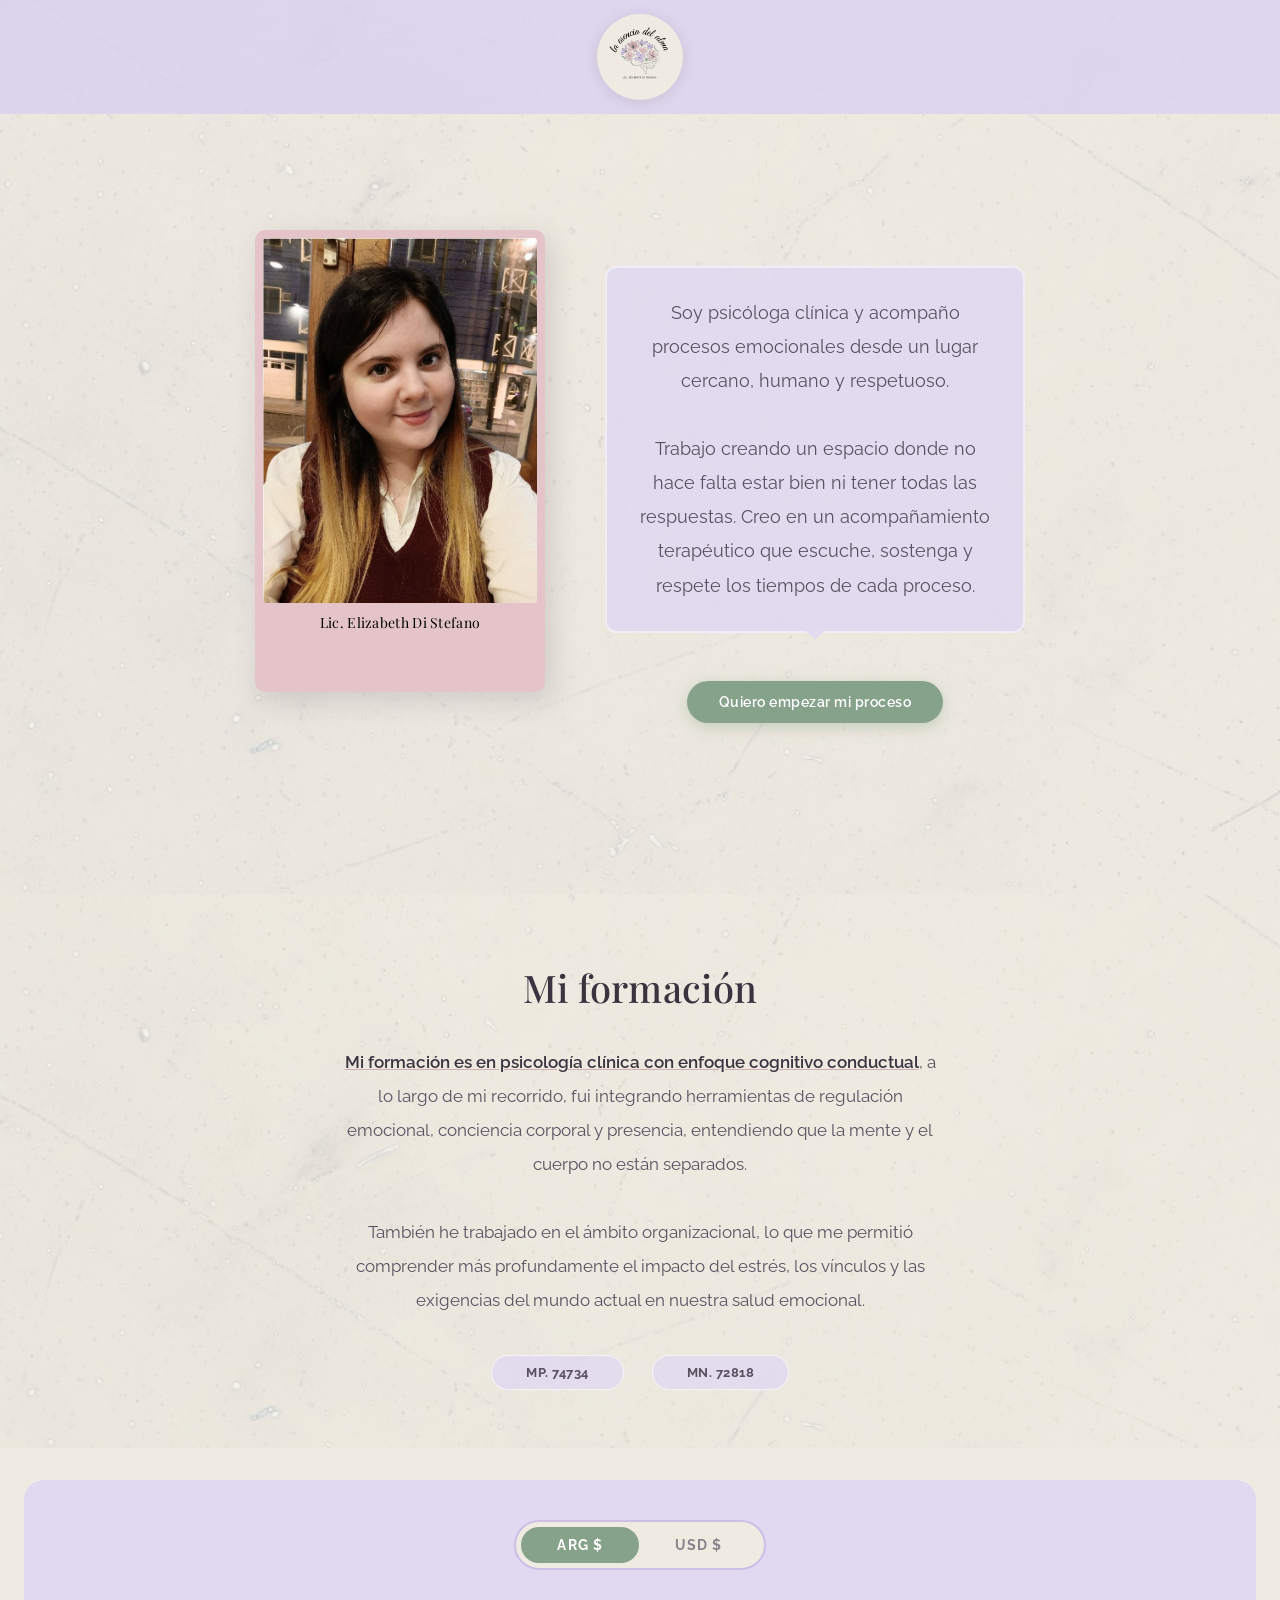
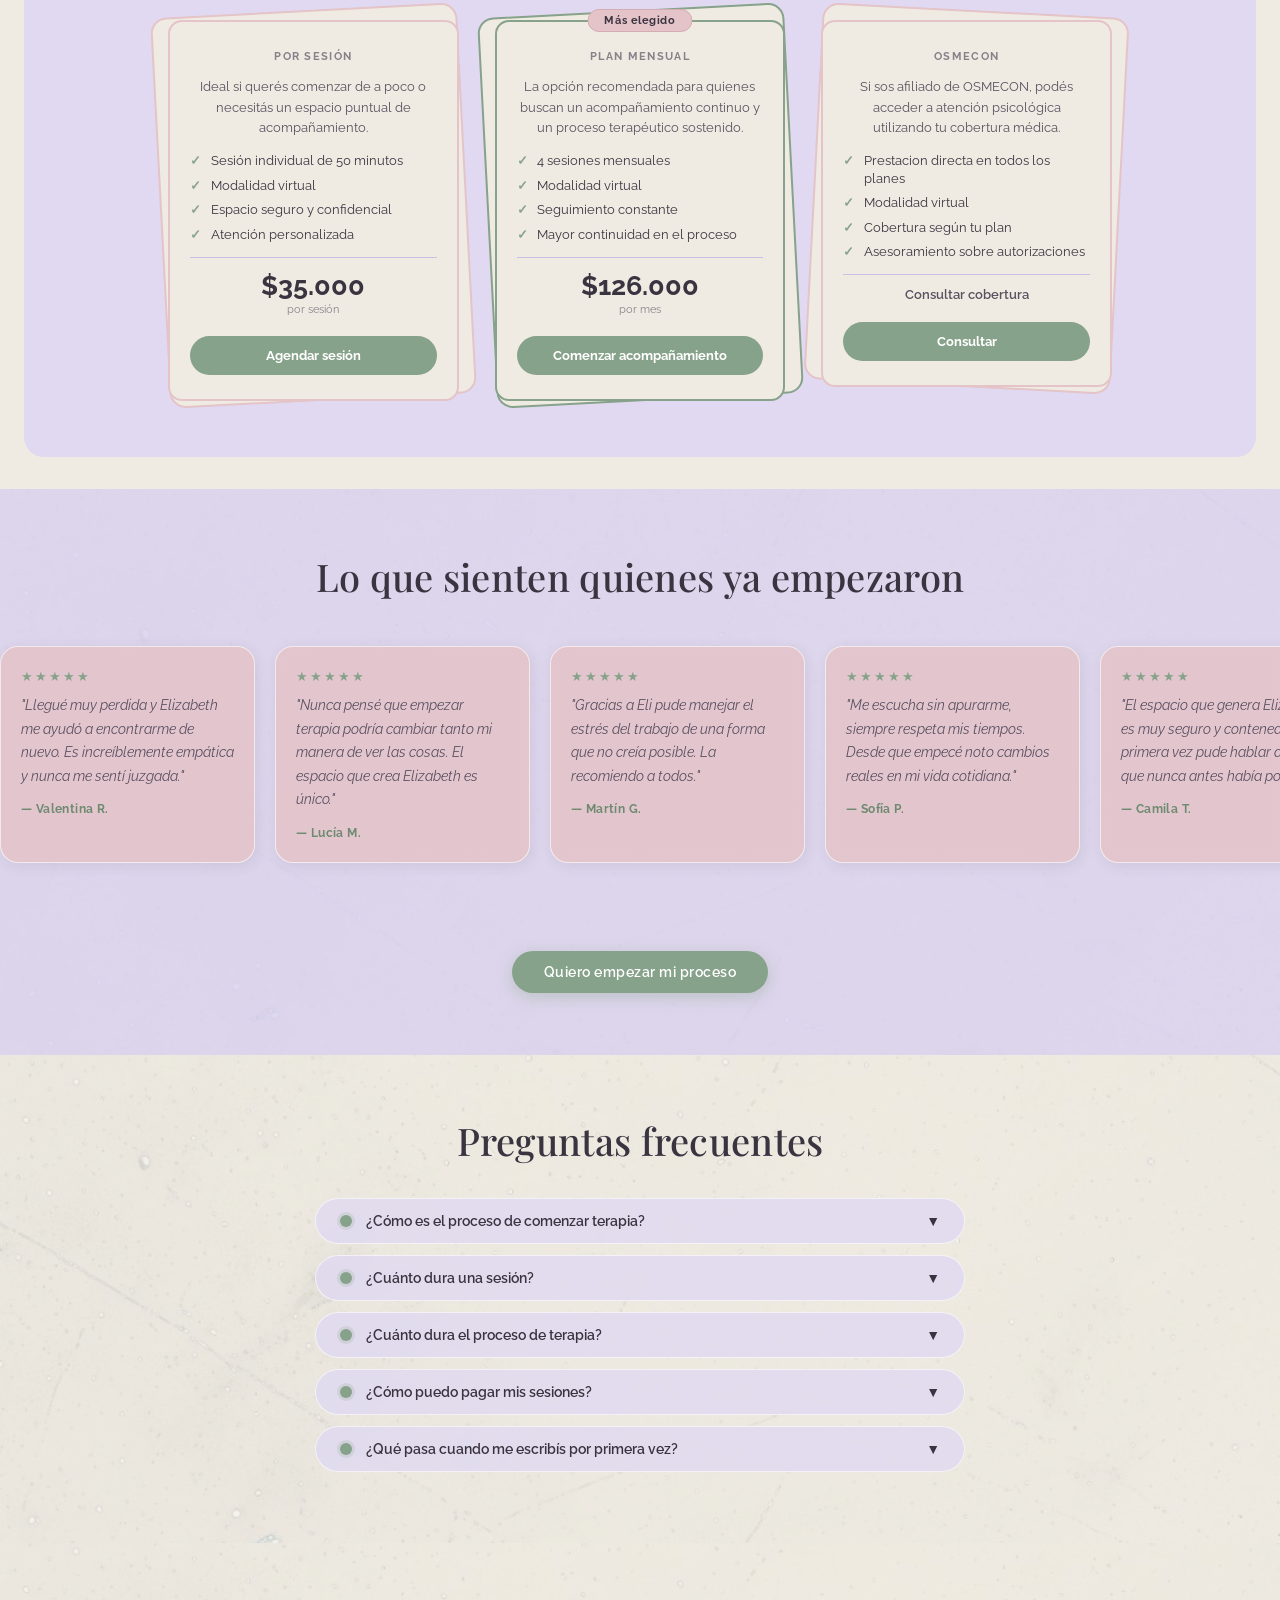
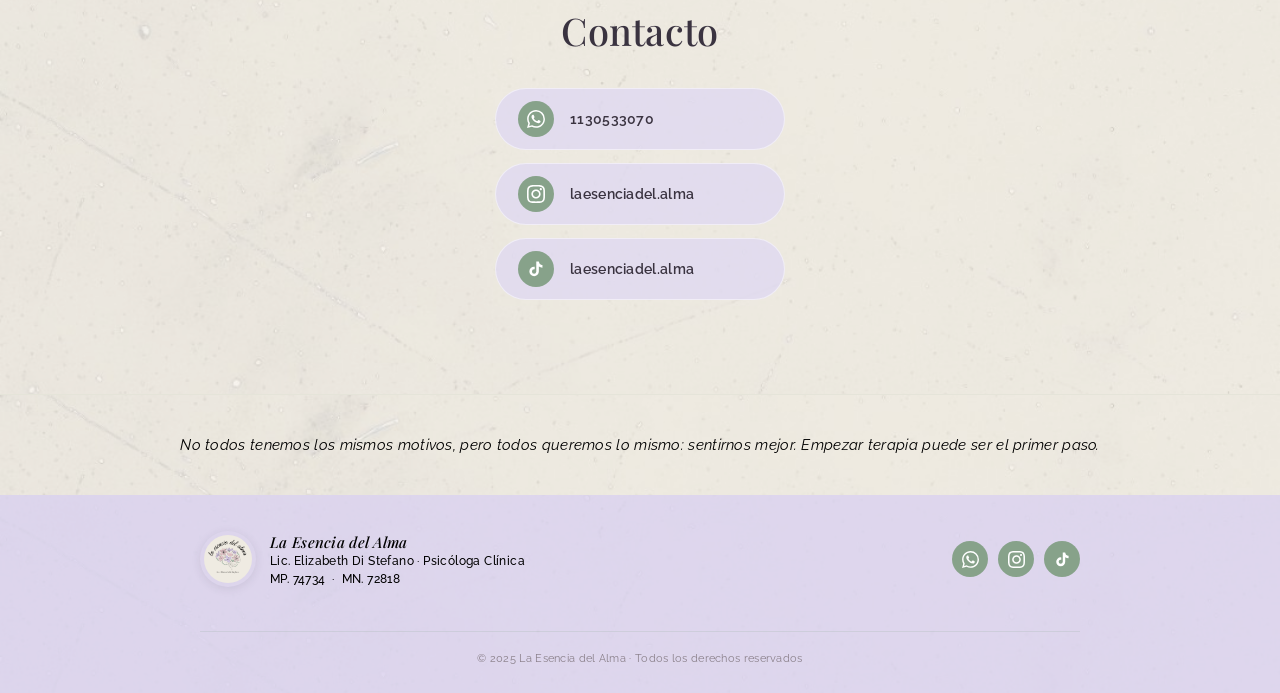
<file: index.html>
<!doctype html>
<html lang="es">
  <head>
    <meta charset="UTF-8" />
    <meta name="viewport" content="width=device-width, initial-scale=1.0" />

    <!-- SEO básico -->
    <title>La esencia del alma | Lic. Elizabeth Di Stefano</title>
    <meta
      name="description"
      content="Atención psicológica presencial en Adrogué y online. Acompañamiento terapéutico cercano, humano y respetuoso para ansiedad, vínculos, estrés, cambios vitales y procesos emocionales."
    />
    <meta
      name="keywords"
      content="psicóloga en Adrogué, psicóloga online, terapia online, terapia psicológica, psicología clínica, ansiedad, estrés, vínculos, La Esencia del Alma, Elizabeth Di Stefano"
    />
    <meta name="author" content="Lic. Elizabeth Di Stefano" />
    <meta name="robots" content="index, follow" />
    <link rel="canonical" href="https://laesenciadelalma.com/" />

    <!-- Open Graph / WhatsApp / Facebook -->
    <meta property="og:type" content="website" />
    <meta property="og:title" content="Psicóloga en Adrogué y Online | Lic. Elizabeth Di Stefano" />
    <meta
      property="og:description"
      content="Acompañamiento psicológico presencial en Adrogué y online. Un espacio cercano, humano y respetuoso para comenzar tu proceso terapéutico."
    />
    <meta property="og:url" content="https://laesenciadelalma.com/" />
    <meta property="og:image" content="https://laesenciadelalma.com/og-image.jpg" />
    <meta property="og:locale" content="es_AR" />
    <meta property="og:site_name" content="La Esencia del Alma" />

    <!-- Twitter / X -->
    <meta name="twitter:card" content="summary_large_image" />
    <meta name="twitter:title" content="Psicóloga en Adrogué y Online | Lic. Elizabeth Di Stefano" />
    <meta
      name="twitter:description"
      content="Atención psicológica presencial en Adrogué y online. Acompañamiento terapéutico cercano y profesional."
    />
    <meta name="twitter:image" content="https://laesenciadelalma.com/og-image.jpg" />

    <!-- Rendimiento -->
    <link rel="preconnect" href="https://fonts.googleapis.com" />
    <link rel="preconnect" href="https://fonts.gstatic.com" crossorigin />

    <!-- Fuentes y estilos -->
    <link
      href="https://fonts.googleapis.com/css2?family=Playfair+Display:ital,wght@0,400;0,500;0,600;1,400;1,500&family=Raleway:wght@300;400;500;600;700&display=swap"
      rel="stylesheet"
    />
    <link rel="stylesheet" href="style.css" />

    <!-- Datos estructurados para SEO local -->
    <script type="application/ld+json">
      {
        "@context": "https://schema.org",
        "@type": "ProfessionalService",
        "name": "La Esencia del Alma - Lic. Elizabeth Di Stefano",
        "description": "Atención psicológica presencial en Adrogué y online. Acompañamiento terapéutico para procesos emocionales, ansiedad, vínculos, estrés y cambios vitales.",
        "url": "https://TU-DOMINIO.com/",
        "telephone": "+541130533070",
        "areaServed": [
          "Adrogué",
          "Buenos Aires",
          "Argentina"
        ],
        "priceRange": "$$",
        "sameAs": [
          "https://instagram.com/laesenciadel.alma",
          "https://tiktok.com/@laesenciadel.alma"
        ],
        "founder": {
          "@type": "Person",
          "name": "Lic. Elizabeth Di Stefano",
          "jobTitle": "Psicóloga Clínica"
        }
      }
    </script>
  </head>
  <body>
    <!-- HEADER -->
    <header class="site-header tx">
      <img class="logo" src="6.png" alt="La Esencia del Alma - Psicología clínica en Adrogué y online" />
     
    </header>

    <!-- HERO -->
    <section class="hero tx">
      <div class="hero-inner">
        <div class="photo-col">
          <div class="main-card">
            <img class="liz-photo" src="elizabeth.jpg" alt="Lic. Elizabeth Di Stefano, psicóloga clínica en Adrogué y online" />
            <div class="main-card-name">Lic. Elizabeth Di Stefano</div>
          </div>
        </div>

        <div class="text-col">
          <div class="bubble">
            <p>
              Soy psicóloga clínica y acompaño procesos emocionales desde un lugar cercano, humano y
              respetuoso.<br /><br />
              Trabajo creando un espacio donde no hace falta estar bien ni tener todas las
              respuestas. Creo en un acompañamiento terapéutico que escuche, sostenga y respete los
              tiempos de cada proceso.
            </p>
          </div>
          <a href="formulario.html" target="_blank" class="btn-green">Quiero empezar mi proceso</a>
        </div>
      </div>
    </section>

    <!-- FORMACIÓN -->
    <section class="formacion tx">
      <h2 class="section-title">Mi formación</h2>
      <div class="formacion-text">
        <p>
          <span class="hl"
            >Mi formación es en psicología clínica con enfoque cognitivo conductual</span
          >, a lo largo de mi recorrido, fui integrando herramientas de regulación emocional,
          conciencia corporal y presencia, entendiendo que la mente y el cuerpo no están
          separados.<br /><br />
          También he trabajado en el ámbito organizacional, lo que me permitió comprender más
          profundamente el impacto del estrés, los vínculos y las exigencias del mundo actual en
          nuestra salud emocional.
        </p>
      </div>
      <div class="matriculas">
        <div class="mat-pill">MP. 74734</div>
        <div class="mat-pill">MN. 72818</div>
      </div>
    </section>

    <!-- PRICING -->

    <section class="pricing-section">
      <div class="toggle-bar">
        <div class="toggle-pill">
          <button class="toggle-btn active" id="btn-ars" onclick="switchCurrency('ars')">
            ARG $
          </button>
          <button class="toggle-btn" id="btn-usd" onclick="switchCurrency('usd')">USD $</button>
        </div>
      </div>

      <div class="cards-grid">
        <div class="card-wrap">
          <div class="card-back"></div>
          <div class="pricing-card">
            <p class="card-title">Por sesión</p>
            <p class="card-desc">
              Ideal si querés comenzar de a poco o necesitás un espacio puntual de acompañamiento.
            </p>
            <ul class="features">
              <li>Sesión individual de 50 minutos</li>
              <li>Modalidad virtual</li>
              <li>Espacio seguro y confidencial</li>
              <li>Atención personalizada</li>
            </ul>
            <div class="price-block">
              <div class="price-main" id="price-session">$35.000</div>
              <div class="price-period">por sesión</div>
            </div>
            <a href="formulario.html" target="_blank" class="cta-btn">Agendar sesión</a>
          </div>
        </div>

        <div class="card-wrap featured">
          <div class="card-back"></div>
          <div class="pricing-card">
            <span class="badge">Más elegido</span>
            <p class="card-title">Plan mensual</p>
            <p class="card-desc">
              La opción recomendada para quienes buscan un acompañamiento continuo y un proceso
              terapéutico sostenido.
            </p>
            <ul class="features">
              <li>4 sesiones mensuales</li>
              <li>Modalidad virtual</li>
              <li>Seguimiento constante</li>
              <li>Mayor continuidad en el proceso</li>
            </ul>
            <div class="price-block">
              <div class="price-main" id="price-monthly">$126.000</div>
              <div class="price-period">por mes</div>
            </div>
            <a href="formulario.html" target="_blank" class="cta-btn">Comenzar acompañamiento</a>
          </div>
        </div>

        <div class="card-wrap osmecon">
          <div class="card-back"></div>
          <div class="pricing-card">
            <p class="card-title">OSMECON</p>
            <p class="card-desc">
              Si sos afiliado de OSMECON, podés acceder a atención psicológica utilizando tu
              cobertura médica.
            </p>
            <ul class="features">
              <li>Prestacion directa en todos los planes</li>
              <li>Modalidad virtual</li>
              <li>Cobertura según tu plan</li>
              <li>Asesoramiento sobre autorizaciones</li>
            </ul>
            <div class="price-block">
              <p class="price-consult">Consultar cobertura</p>
            </div>
            <a href="formulario.html" target="_blank" class="cta-btn">Consultar</a>
          </div>
        </div>
      </div>
    </section>
    <!-- TESTIMONIOS -->
    <section class="testimonios tx">
      <h2 class="section-title">Lo que sienten quienes ya empezaron</h2>
      <div class="carousel-wrap">
        <div class="carousel-track">
          <div class="t-card">
            <div class="t-stars">★★★★★</div>
            <p class="t-text">
              "Llegué muy perdida y Elizabeth me ayudó a encontrarme de nuevo. Es increíblemente
              empática y nunca me sentí juzgada."
            </p>
            <div class="t-name">— Valentina R.</div>
          </div>
          <div class="t-card">
            <div class="t-stars">★★★★★</div>
            <p class="t-text">
              "Nunca pensé que empezar terapia podría cambiar tanto mi manera de ver las cosas. El
              espacio que crea Elizabeth es único."
            </p>
            <div class="t-name">— Lucía M.</div>
          </div>
          <div class="t-card">
            <div class="t-stars">★★★★★</div>
            <p class="t-text">
              "Gracias a Eli pude manejar el estrés del trabajo de una forma que no creía posible.
              La recomiendo a todos."
            </p>
            <div class="t-name">— Martín G.</div>
          </div>
          <div class="t-card">
            <div class="t-stars">★★★★★</div>
            <p class="t-text">
              "Me escucha sin apurarme, siempre respeta mis tiempos. Desde que empecé noto cambios
              reales en mi vida cotidiana."
            </p>
            <div class="t-name">— Sofía P.</div>
          </div>
          <div class="t-card">
            <div class="t-stars">★★★★★</div>
            <p class="t-text">
              "El espacio que genera Elizabeth es muy seguro y contenedor. Por primera vez pude
              hablar de cosas que nunca antes había podido."
            </p>
            <div class="t-name">— Camila T.</div>
          </div>
          <div class="t-card">
            <div class="t-stars">★★★★★</div>
            <p class="t-text">
              "Pasé por un momento muy difícil y ella me acompañó con muchísima paciencia y
              profesionalismo. ¡Eternamente agradecida!"
            </p>
            <div class="t-name">— Andrea F.</div>
          </div>
          <div class="t-card">
            <div class="t-stars">★★★★★</div>
            <p class="t-text">
              "Lo que más valoro es que no se trata de recibir consejos, sino de aprender a
              entenderme. Eso no tiene precio."
            </p>
            <div class="t-name">— Diego H.</div>
          </div>
          <div class="t-card">
            <div class="t-stars">★★★★★</div>
            <p class="t-text">
              "Llegué muy perdida y Elizabeth me ayudó a encontrarme de nuevo. Es increíblemente
              empática y nunca me sentí juzgada."
            </p>
            <div class="t-name">— Valentina R.</div>
          </div>
          <div class="t-card">
            <div class="t-stars">★★★★★</div>
            <p class="t-text">
              "Nunca pensé que empezar terapia podría cambiar tanto mi manera de ver las cosas. El
              espacio que crea Elizabeth es único."
            </p>
            <div class="t-name">— Lucía M.</div>
          </div>
          <div class="t-card">
            <div class="t-stars">★★★★★</div>
            <p class="t-text">
              "Gracias a Eli pude manejar el estrés del trabajo de una forma que no creía posible.
              La recomiendo a todos."
            </p>
            <div class="t-name">— Martín G.</div>
          </div>
          <div class="t-card">
            <div class="t-stars">★★★★★</div>
            <p class="t-text">
              "Me escucha sin apurarme, siempre respeta mis tiempos. Desde que empecé noto cambios
              reales en mi vida cotidiana."
            </p>
            <div class="t-name">— Sofía P.</div>
          </div>
          <div class="t-card">
            <div class="t-stars">★★★★★</div>
            <p class="t-text">
              "El espacio que genera Elizabeth es muy seguro y contenedor. Por primera vez pude
              hablar de cosas que nunca antes había podido."
            </p>
            <div class="t-name">— Camila T.</div>
          </div>
          <div class="t-card">
            <div class="t-stars">★★★★★</div>
            <p class="t-text">
              "Pasé por un momento muy difícil y ella me acompañó con muchísima paciencia y
              profesionalismo. ¡Eternamente agradecida!"
            </p>
            <div class="t-name">— Andrea F.</div>
          </div>
          <div class="t-card">
            <div class="t-stars">★★★★★</div>
            <p class="t-text">
              "Lo que más valoro es que no se trata de recibir consejos, sino de aprender a
              entenderme. Eso no tiene precio."
            </p>
            <div class="t-name">— Diego H.</div>
          </div>
        </div>
      </div>
      <a href="formulario.html" target="_blank" class="btn-green">Quiero empezar mi proceso</a>
    </section>

    <!-- FAQ -->
    <section class="faq-section tx">
      <div class="faq-wrap">
        <h2 class="section-title" style="text-align: center; margin-bottom: 32px">
          Preguntas frecuentes
        </h2>
        <div class="faq-item" onclick="toggleFaq(this)">
          <div class="faq-dot"></div>
          <span>¿Cómo es el proceso de comenzar terapia?</span><span class="faq-arrow">▼</span>
        </div>
        <div class="faq-answer">
          Para comenzar, podés completar el formulario de contacto de la página. A partir de ahí, me
          comunicaré con vos para coordinar una primera sesión gratuita, un espacio pensado para
          conocernos, hablar sobre lo que necesitás y ver juntas/os cómo acompañar tu proceso.”
        </div>
        <div class="faq-item" onclick="toggleFaq(this)">
          <div class="faq-dot"></div>
          <span>¿Cuánto dura una sesión?</span><span class="faq-arrow">▼</span>
        </div>
        <div class="faq-answer">
          Las sesiones se realizan de manera virtual, brindando un espacio cómodo, seguro y
          accesible para que puedas realizar tu proceso desde donde te encuentres. La duración
          aproximada de cada encuentro es de 50 a 60 minutos.
        </div>
        <div class="faq-item" onclick="toggleFaq(this)">
          <div class="faq-dot"></div>
          <span>¿Cuánto dura el proceso de terapia?</span><span class="faq-arrow">▼</span>
        </div>
        <div class="faq-answer">Cada persona tiene necesidades y ritmos distintos.</div>
        <div class="faq-item" onclick="toggleFaq(this)">
          <div class="faq-dot"></div>
          <span>¿Cómo puedo pagar mis sesiones?</span><span class="faq-arrow">▼</span>
        </div>
        <div class="faq-answer">
          Podés abonar tus sesiones mediante transferencia bancaria o Mercado Pago. Si tenés alguna
          consulta sobre los medios de pago, podés resolverla al momento de contactarte
        </div>
        <div class="faq-item" onclick="toggleFaq(this)">
          <div class="faq-dot"></div>
          <span>¿Qué pasa cuando me escribís por primera vez?</span><span class="faq-arrow">▼</span>
        </div>
        <div class="faq-answer">
          Cuando me escribís por primera vez, el objetivo es que puedas sentirte cómoda/o y
          acompañada/o desde el inicio. Primero completarás un breve formulario de contacto y, a
          partir de ahí, me comunicaré con vos para coordinar una primera sesión gratuita, donde
          podremos conocernos y hablar sobre lo que necesitás hoy.
        </div>
      </div>
    </section>

    <!-- CONTACTO -->
    <section class="contacto tx">
      <h2 class="section-title">Contacto</h2>
      <div class="redes-list">
        <a href="https://wa.me/541130533070" class="r-link" target="_blank">
          <div class="r-icon">
            <svg width="18" height="18" viewBox="0 0 24 24" fill="white">
              <path
                d="M17.472 14.382c-.297-.149-1.758-.867-2.03-.967-.273-.099-.471-.148-.67.15-.197.297-.767.966-.94 1.164-.173.199-.347.223-.644.075-.297-.15-1.255-.463-2.39-1.475-.883-.788-1.48-1.761-1.653-2.059-.173-.297-.018-.458.13-.606.134-.133.298-.347.446-.52.149-.174.198-.298.298-.497.099-.198.05-.371-.025-.52-.075-.149-.669-1.612-.916-2.207-.242-.579-.487-.5-.669-.51-.173-.008-.371-.01-.57-.01-.198 0-.52.074-.792.372-.272.297-1.04 1.016-1.04 2.479 0 1.462 1.065 2.875 1.213 3.074.149.198 2.096 3.2 5.077 4.487.709.306 1.262.489 1.694.625.712.227 1.36.195 1.871.118.571-.085 1.758-.719 2.006-1.413.248-.694.248-1.289.173-1.413-.074-.124-.272-.198-.57-.347m-5.421 7.403h-.004a9.87 9.87 0 01-5.031-1.378l-.361-.214-3.741.982.998-3.648-.235-.374a9.86 9.86 0 01-1.51-5.26c.001-5.45 4.436-9.884 9.888-9.884 2.64 0 5.122 1.03 6.988 2.898a9.825 9.825 0 012.893 6.994c-.003 5.45-4.437 9.884-9.885 9.884m8.413-18.297A11.815 11.815 0 0012.05 0C5.495 0 .16 5.335.157 11.892c0 2.096.547 4.142 1.588 5.945L.057 24l6.305-1.654a11.882 11.882 0 005.683 1.448h.005c6.554 0 11.89-5.335 11.893-11.893a11.821 11.821 0 00-3.48-8.413z"
              />
            </svg>
          </div>
          1130533070
        </a>
        <a href="https://instagram.com/laesenciadel.alma" class="r-link" target="_blank">
          <div class="r-icon">
            <svg width="18" height="18" viewBox="0 0 24 24" fill="white">
              <path
                d="M12 2.163c3.204 0 3.584.012 4.85.07 3.252.148 4.771 1.691 4.919 4.919.058 1.265.069 1.645.069 4.849 0 3.205-.012 3.584-.069 4.849-.149 3.225-1.664 4.771-4.919 4.919-1.266.058-1.644.07-4.85.07-3.204 0-3.584-.012-4.849-.07-3.26-.149-4.771-1.699-4.919-4.92-.058-1.265-.07-1.644-.07-4.849 0-3.204.013-3.583.07-4.849.149-3.227 1.664-4.771 4.919-4.919 1.266-.057 1.645-.069 4.849-.069zm0-2.163c-3.259 0-3.667.014-4.947.072-4.358.2-6.78 2.618-6.98 6.98-.059 1.281-.073 1.689-.073 4.948 0 3.259.014 3.668.072 4.948.2 4.358 2.618 6.78 6.98 6.98 1.281.058 1.689.072 4.948.072 3.259 0 3.668-.014 4.948-.072 4.354-.2 6.782-2.618 6.979-6.98.059-1.28.073-1.689.073-4.948 0-3.259-.014-3.667-.072-4.947-.196-4.354-2.617-6.78-6.979-6.98-1.281-.059-1.69-.073-4.949-.073zm0 5.838c-3.403 0-6.162 2.759-6.162 6.162s2.759 6.163 6.162 6.163 6.162-2.759 6.162-6.163c0-3.403-2.759-6.162-6.162-6.162zm0 10.162c-2.209 0-4-1.79-4-4 0-2.209 1.791-4 4-4s4 1.791 4 4c0 2.21-1.791 4-4 4zm6.406-11.845c-.796 0-1.441.645-1.441 1.44s.645 1.44 1.441 1.44c.795 0 1.439-.645 1.439-1.44s-.644-1.44-1.439-1.44z"
              />
            </svg>
          </div>
          laesenciadel.alma
        </a>
        <a href="https://tiktok.com/@laesenciadel.alma" class="r-link" target="_blank">
          <div class="r-icon">
            <svg width="18" height="18" viewBox="0 0 24 24" fill="white">
              <path
                d="M19.59 6.69a4.83 4.83 0 01-3.77-4.25V2h-3.45v13.67a2.89 2.89 0 01-2.88 2.5 2.89 2.89 0 01-2.89-2.89 2.89 2.89 0 012.89-2.89c.28 0 .54.04.79.1V9.01a6.33 6.33 0 00-.79-.05 6.34 6.34 0 00-6.34 6.34 6.34 6.34 0 006.34 6.34 6.34 6.34 0 006.33-6.34V8.75a8.15 8.15 0 004.77 1.52V6.82a4.85 4.85 0 01-1-.13z"
              />
            </svg>
          </div>
          laesenciadel.alma
        </a>
      </div>
    </section>

    <!-- QUOTE FINAL -->
    <section class="quote-section tx">
      <p class="quote-footer">
        No todos tenemos los mismos motivos, pero todos queremos lo mismo: sentirnos mejor. Empezar
        terapia puede ser el primer paso.
      </p>
    </section>

    <!-- FOOTER MEJORADO -->
    <footer class="tx">
      <div class="footer-inner">
        <div class="footer-logo-wrap">
          <img class="footer-logo" src="6.png" alt="La Esencia del Alma - acompañamiento psicológico" />
          <div class="footer-brand">
            <span class="footer-brand-name">La Esencia del Alma</span>
            <span class="footer-brand-sub">Lic. Elizabeth Di Stefano · Psicóloga Clínica</span>
            <span class="footer-brand-sub" style="margin-top: 2px"
              >MP. 74734 &nbsp;·&nbsp; MN. 72818</span
            >
          </div>
        </div>
        <div class="footer-redes">
          <a
            href="https://wa.me/541130533070"
            class="footer-icon-link"
            target="_blank"
            title="WhatsApp"
          >
            <svg width="17" height="17" viewBox="0 0 24 24" fill="white">
              <path
                d="M17.472 14.382c-.297-.149-1.758-.867-2.03-.967-.273-.099-.471-.148-.67.15-.197.297-.767.966-.94 1.164-.173.199-.347.223-.644.075-.297-.15-1.255-.463-2.39-1.475-.883-.788-1.48-1.761-1.653-2.059-.173-.297-.018-.458.13-.606.134-.133.298-.347.446-.52.149-.174.198-.298.298-.497.099-.198.05-.371-.025-.52-.075-.149-.669-1.612-.916-2.207-.242-.579-.487-.5-.669-.51-.173-.008-.371-.01-.57-.01-.198 0-.52.074-.792.372-.272.297-1.04 1.016-1.04 2.479 0 1.462 1.065 2.875 1.213 3.074.149.198 2.096 3.2 5.077 4.487.709.306 1.262.489 1.694.625.712.227 1.36.195 1.871.118.571-.085 1.758-.719 2.006-1.413.248-.694.248-1.289.173-1.413-.074-.124-.272-.198-.57-.347m-5.421 7.403h-.004a9.87 9.87 0 01-5.031-1.378l-.361-.214-3.741.982.998-3.648-.235-.374a9.86 9.86 0 01-1.51-5.26c.001-5.45 4.436-9.884 9.888-9.884 2.64 0 5.122 1.03 6.988 2.898a9.825 9.825 0 012.893 6.994c-.003 5.45-4.437 9.884-9.885 9.884m8.413-18.297A11.815 11.815 0 0012.05 0C5.495 0 .16 5.335.157 11.892c0 2.096.547 4.142 1.588 5.945L.057 24l6.305-1.654a11.882 11.882 0 005.683 1.448h.005c6.554 0 11.89-5.335 11.893-11.893a11.821 11.821 0 00-3.48-8.413z"
              />
            </svg>
          </a>
          <a
            href="https://instagram.com/laesenciadel.alma"
            class="footer-icon-link"
            target="_blank"
            title="Instagram"
          >
            <svg width="17" height="17" viewBox="0 0 24 24" fill="white">
              <path
                d="M12 2.163c3.204 0 3.584.012 4.85.07 3.252.148 4.771 1.691 4.919 4.919.058 1.265.069 1.645.069 4.849 0 3.205-.012 3.584-.069 4.849-.149 3.225-1.664 4.771-4.919 4.919-1.266.058-1.644.07-4.85.07-3.204 0-3.584-.012-4.849-.07-3.26-.149-4.771-1.699-4.919-4.92-.058-1.265-.07-1.644-.07-4.849 0-3.204.013-3.583.07-4.849.149-3.227 1.664-4.771 4.919-4.919 1.266-.057 1.645-.069 4.849-.069zm0-2.163c-3.259 0-3.667.014-4.947.072-4.358.2-6.78 2.618-6.98 6.98-.059 1.281-.073 1.689-.073 4.948 0 3.259.014 3.668.072 4.948.2 4.358 2.618 6.78 6.98 6.98 1.281.058 1.689.072 4.948.072 3.259 0 3.668-.014 4.948-.072 4.354-.2 6.782-2.618 6.979-6.98.059-1.28.073-1.689.073-4.948 0-3.259-.014-3.667-.072-4.947-.196-4.354-2.617-6.78-6.979-6.98-1.281-.059-1.69-.073-4.949-.073zm0 5.838c-3.403 0-6.162 2.759-6.162 6.162s2.759 6.163 6.162 6.163 6.162-2.759 6.162-6.163c0-3.403-2.759-6.162-6.162-6.162zm0 10.162c-2.209 0-4-1.79-4-4 0-2.209 1.791-4 4-4s4 1.791 4 4c0 2.21-1.791 4-4 4zm6.406-11.845c-.796 0-1.441.645-1.441 1.44s.645 1.44 1.441 1.44c.795 0 1.439-.645 1.439-1.44s-.644-1.44-1.439-1.44z"
              />
            </svg>
          </a>
          <a
            href="https://tiktok.com/@laesenciadel.alma"
            class="footer-icon-link"
            target="_blank"
            title="TikTok"
          >
            <svg width="17" height="17" viewBox="0 0 24 24" fill="white">
              <path
                d="M19.59 6.69a4.83 4.83 0 01-3.77-4.25V2h-3.45v13.67a2.89 2.89 0 01-2.88 2.5 2.89 2.89 0 01-2.89-2.89 2.89 2.89 0 012.89-2.89c.28 0 .54.04.79.1V9.01a6.33 6.33 0 00-.79-.05 6.34 6.34 0 00-6.34 6.34 6.34 6.34 0 006.34 6.34 6.34 6.34 0 006.33-6.34V8.75a8.15 8.15 0 004.77 1.52V6.82a4.85 4.85 0 01-1-.13z"
              />
            </svg>
          </a>
        </div>
        <div class="footer-copy">© 2025 La Esencia del Alma · Todos los derechos reservados</div>
      </div>
    </footer>
    <script>
      function toggleFaq(el) {
        const isOpen = el.classList.contains('open');
        document.querySelectorAll('.faq-item').forEach((i) => i.classList.remove('open'));
        if (!isOpen) el.classList.add('open');
      }

      const prices = {
        ars: { session: '$35.000', monthly: '$126.000' },
        usd: { session: 'USD 45', monthly: 'USD 160' },
      };

      function switchCurrency(cur) {
        document.getElementById('price-session').textContent = prices[cur].session;
        document.getElementById('price-monthly').textContent = prices[cur].monthly;
        document.getElementById('btn-ars').classList.toggle('active', cur === 'ars');
        document.getElementById('btn-usd').classList.toggle('active', cur === 'usd');
      }
    </script>
  </body>
</html>
</file>
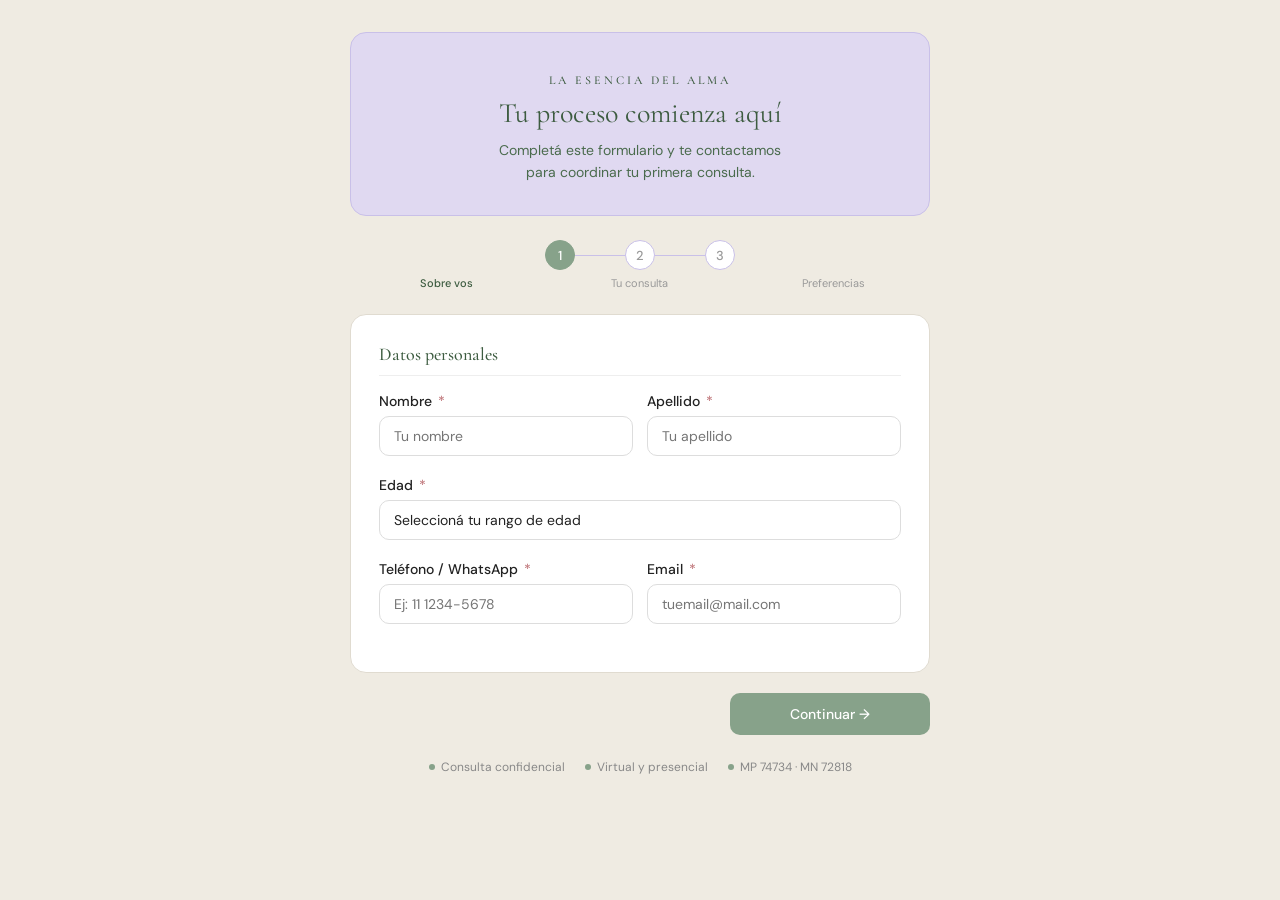
<file: formulario.html>
<!DOCTYPE html>
<html lang="es">
<head>
  <meta charset="UTF-8"/>
  <meta name="viewport" content="width=device-width, initial-scale=1.0"/>
  <title>La Esencia del Alma — Formulario de Consulta</title>
  <link href="https://fonts.googleapis.com/css2?family=Cormorant+Garamond:ital,wght@0,500;1,400&family=DM+Sans:wght@400;500&display=swap" rel="stylesheet"/>
  <style>
    *, *::before, *::after { box-sizing: border-box; margin: 0; padding: 0; }

    body {
      font-family: 'DM Sans', sans-serif;
      background: #EFEBE2;
      min-height: 100vh;
      display: flex;
      align-items: flex-start;
      justify-content: center;
      padding: 2rem 1rem 4rem;
    }

    .wrap {
      width: 100%;
      max-width: 580px;
    }

    /* HEADER */
    .eda-header {
      text-align: center;
      padding: 2.5rem 2rem 2rem;
      background: #E0D9F1;
      border-radius: 16px;
      margin-bottom: 1.5rem;
      border: 0.5px solid #c9c0e8;
    }
    .logo-text {
      font-family: 'Cormorant Garamond', serif;
      font-size: 12px;
      letter-spacing: 3px;
      color: #3d5c40;
      text-transform: uppercase;
      font-weight: 500;
      margin-bottom: 10px;
    }
    .eda-header h1 {
      font-family: 'Cormorant Garamond', serif;
      font-size: 28px;
      font-weight: 400;
      color: #3d5c40;
      margin-bottom: 8px;
      line-height: 1.2;
    }
    .eda-header p {
      font-size: 14px;
      color: #4a6b4d;
      line-height: 1.6;
    }

    /* STEPS */
    .step-row {
      display: flex;
      align-items: center;
      justify-content: center;
      margin-bottom: 6px;
    }
    .step-dot {
      width: 30px; height: 30px;
      border-radius: 50%;
      display: flex; align-items: center; justify-content: center;
      font-size: 13px; font-weight: 500;
      border: 1.5px solid #c9c0e8;
      background: #fff; color: #999;
      transition: all 0.3s;
    }
    .step-dot.active { background: #87A28A; border-color: #87A28A; color: #fff; }
    .step-dot.done { background: #E0D9F1; border-color: #c9c0e8; color: #3d5c40; }
    .step-line { width: 50px; height: 1.5px; background: #c9c0e8; }
    .step-labels {
      display: flex; justify-content: space-around;
      margin-bottom: 1.5rem;
    }
    .step-labels span { font-size: 11px; color: #999; text-align: center; width: 90px; }
    .step-labels span.albl { color: #3d5c40; font-weight: 500; }

    /* CARDS */
    .card {
      background: #fff;
      border: 0.5px solid #e0dbd0;
      border-radius: 16px;
      padding: 1.75rem;
      margin-bottom: 1rem;
    }
    .card h3 {
      font-family: 'Cormorant Garamond', serif;
      font-size: 18px;
      font-weight: 500;
      color: #3d5c40;
      margin-bottom: 1rem;
      padding-bottom: 10px;
      border-bottom: 0.5px solid #eee;
    }

    /* FIELDS */
    .field { margin-bottom: 1.25rem; }
    .field:last-child { margin-bottom: 0; }
    .field label { display: block; font-size: 14px; color: #222; margin-bottom: 6px; font-weight: 500; }
    .field .sublabel { font-size: 12px; color: #888; margin-top: -2px; margin-bottom: 8px; line-height: 1.4; }
    .field label .req { color: #c0777b; margin-left: 2px; }
    .field input, .field select, .field textarea {
      width: 100%; font-size: 14px;
      border: 1px solid #ddd; border-radius: 10px;
      padding: 10px 14px;
      background: #fff; color: #222;
      font-family: 'DM Sans', sans-serif;
      transition: border-color 0.2s;
      appearance: none;
    }
    .field input:focus, .field select:focus, .field textarea:focus {
      outline: none; border-color: #87A28A;
      box-shadow: 0 0 0 3px rgba(135,162,138,0.12);
    }
    .field textarea { resize: vertical; min-height: 80px; line-height: 1.5; }
    .two-col { display: grid; grid-template-columns: 1fr 1fr; gap: 14px; }

    /* CHIPS */
    .chips { display: flex; flex-wrap: wrap; gap: 8px; }
    .chip {
      padding: 7px 16px; border-radius: 22px;
      border: 1px solid #d4cee8;
      background: #fff; font-size: 13px; color: #444;
      cursor: pointer; transition: all 0.18s;
      user-select: none; font-family: 'DM Sans', sans-serif;
    }
    .chip:hover { border-color: #87A28A; color: #3d5c40; background: #f2f6f2; }
    .chip.sel { background: #E0D9F1; border-color: #b0a5dc; color: #3d5c40; font-weight: 500; }

    /* AREA CARDS */
    .area-card {
      border: 1px solid #e0dbd0; border-radius: 12px;
      padding: 14px 16px; cursor: pointer;
      transition: all 0.2s; background: #fff;
      margin-bottom: 8px;
      display: flex; align-items: flex-start; gap: 12px;
    }
    .area-card:hover { border-color: #87A28A; background: #f7faf7; }
    .area-card.sel { border-color: #87A28A; background: #eef4ef; }
    .area-icon {
      width: 38px; height: 38px; border-radius: 50%;
      display: flex; align-items: center; justify-content: center;
      font-size: 18px; flex-shrink: 0; background: #E0D9F1;
      transition: background 0.2s;
    }
    .area-card.sel .area-icon { background: #87A28A; }
    .area-info { flex: 1; }
    .area-title { font-size: 14px; font-weight: 500; color: #222; margin-bottom: 3px; }
    .area-sub { font-size: 12px; color: #777; line-height: 1.4; }
    .area-check {
      width: 20px; height: 20px; border-radius: 50%;
      border: 1.5px solid #ccc; flex-shrink: 0; margin-top: 2px;
      transition: all 0.2s; display: flex; align-items: center; justify-content: center;
    }
    .area-card.sel .area-check { background: #87A28A; border-color: #87A28A; }
    .check-inner { width: 9px; height: 9px; border-radius: 50%; background: #fff; display: none; }
    .area-card.sel .check-inner { display: block; }

    /* FOLLOWUP */
    .followup-wrap { margin-top: 1.5rem; padding-top: 1.25rem; border-top: 0.5px solid #eee; }
    .followup-wrap > p { font-size: 13px; font-weight: 500; color: #3d5c40; margin-bottom: 12px; }
    .followup-block {
      background: #f7faf7; border: 0.5px solid #c5d9c6;
      border-radius: 12px; padding: 1.1rem 1.1rem; margin-bottom: 10px;
    }
    .followup-block .area-tag {
      display: inline-block; font-size: 11px; font-weight: 500;
      color: #3d5c40; background: #E0D9F1; border-radius: 12px;
      padding: 3px 12px; margin-bottom: 14px; letter-spacing: 0.5px;
    }
    .fq-item { margin-bottom: 16px; }
    .fq-item:last-child { margin-bottom: 0; }
    .fq-item .fq-label {
      font-size: 14px; font-weight: 500; color: #222;
      margin-bottom: 8px; line-height: 1.4; display: block;
    }

    /* NAV */
    .nav { display: flex; justify-content: space-between; align-items: center; margin-top: 1.25rem; }
    .btn-back {
      font-size: 14px; color: #888; background: none;
      border: none; cursor: pointer; padding: 8px 0;
      font-family: 'DM Sans', sans-serif;
    }
    .btn-back:hover { color: #222; }
    .btn-next {
      flex: 1; max-width: 200px; padding: 12px 24px;
      border-radius: 10px; border: none;
      background: #87A28A; color: #fff;
      font-size: 14px; font-weight: 500; cursor: pointer;
      font-family: 'DM Sans', sans-serif;
      transition: background 0.2s;
    }
    .btn-next:hover { background: #5a7a5d; }

    /* TRUST */
    .trust { display: flex; gap: 20px; justify-content: center; flex-wrap: wrap; margin-top: 1.5rem; }
    .tbadge { font-size: 12px; color: #888; display: flex; align-items: center; gap: 6px; }
    .tdot { width: 6px; height: 6px; border-radius: 50%; background: #87A28A; flex-shrink: 0; }

    /* SUCCESS */
    .success-wrap {
      text-align: center; padding: 3.5rem 2rem;
      background: #fff; border: 0.5px solid #e0dbd0; border-radius: 16px;
    }
    .success-circle {
      width: 68px; height: 68px; border-radius: 50%;
      background: #E0D9F1; margin: 0 auto 1.5rem;
      display: flex; align-items: center; justify-content: center;
    }
    .success-wrap h2 {
      font-family: 'Cormorant Garamond', serif;
      font-size: 26px; font-weight: 400; color: #3d5c40; margin-bottom: 10px;
    }
    .success-wrap p { font-size: 14px; color: #666; line-height: 1.7; }


    /* ERRORES */
    .form-alert {
      display: none;
      background: #fff4f4;
      border: 1px solid #e8b8b8;
      color: #8a3d3d;
      border-radius: 12px;
      padding: 12px 14px;
      margin-bottom: 1rem;
      font-size: 13px;
      line-height: 1.5;
    }
    .form-alert.show { display: block; }
    .field.has-error .chips,
    .field.has-error input,
    .field.has-error select,
    .field.has-error textarea,
    .area-error {
      border-color: #c0777b !important;
      box-shadow: 0 0 0 3px rgba(192, 119, 123, 0.12);
      border-radius: 12px;
    }
    .hidden-mail-field {
      position: absolute;
      left: -9999px;
      width: 1px;
      height: 1px;
      opacity: 0;
      pointer-events: none;
    }

    .hidden { display: none !important; }

    @media (max-width: 480px) {
      .two-col { grid-template-columns: 1fr; }
      body { padding: 1rem 0.75rem 3rem; }
    }
  </style>
</head>
<body>
<div class="wrap">
  <form id="consultaForm" action="https://formspree.io/f/mlgkqjpz" method="POST">
    <input type="hidden" name="_subject" value="Nueva consulta desde La Esencia del Alma">
    <input type="hidden" name="_replyto" id="inputReplyTo">
    <input type="hidden" name="Áreas de consulta" id="inputAreas">
    <textarea name="Detalle de la consulta" id="inputFollowups" class="hidden-mail-field" tabindex="-1" aria-hidden="true"></textarea>
    <input type="hidden" name="Plan de interés" id="inputPlan">
    <input type="hidden" name="Modalidad preferida" id="inputModalidad" value="Virtual (videollamada)">
    <input type="hidden" name="Horario preferido" id="inputHorario">
    <input type="hidden" name="Medio de contacto preferido" id="inputContacto">
    <input type="hidden" name="Cómo nos conoció" id="inputCanal">

  <div class="eda-header">
    <div class="logo-text">La Esencia del Alma</div>
    <h1>Tu proceso comienza aquí</h1>
    <p>Completá este formulario y te contactamos<br>para coordinar tu primera consulta.</p>
  </div>

  <div class="step-row" id="stepRow">
    <div class="step-dot active" id="sd1">1</div>
    <div class="step-line"></div>
    <div class="step-dot" id="sd2">2</div>
    <div class="step-line"></div>
    <div class="step-dot" id="sd3">3</div>
  </div>
  <div class="step-labels" id="stepLabels">
    <span class="albl" id="sl1">Sobre vos</span>
    <span id="sl2">Tu consulta</span>
    <span id="sl3">Preferencias</span>
  </div>

  <!-- PASO 1 -->
  <div id="step1">
    <div id="step1Error" class="form-alert" aria-live="polite"></div>
    <div class="card">
      <h3>Datos personales</h3>
      <div class="two-col">
        <div class="field"><label>Nombre <span class="req">*</span></label><input type="text" name="Nombre" placeholder="Tu nombre" required/></div>
        <div class="field"><label>Apellido <span class="req">*</span></label><input type="text" name="Apellido" placeholder="Tu apellido" required/></div>
      </div>
      <div class="field">
        <label>Edad <span class="req">*</span></label>
        <select name="Edad" required>
          <option value="">Seleccioná tu rango de edad</option>
          <option>Menor de 12 años (consulta a cargo de un adulto)</option>
          <option>12 - 17 años (adolescente)</option>
          <option>18 - 25 años</option>
          <option>26 - 35 años</option>
          <option>36 - 50 años</option>
          <option>Más de 50 años</option>
        </select>
      </div>
      <div class="two-col">
        <div class="field"><label>Teléfono / WhatsApp <span class="req">*</span></label><input type="tel" name="Teléfono / WhatsApp" placeholder="Ej: 11 1234-5678" required/></div>
        <div class="field"><label>Email <span class="req">*</span></label><input type="email" name="Email" id="inputEmail" placeholder="tuemail@mail.com" required/></div>
      </div>
    </div>
    <div class="nav"><div></div><button type="button" class="btn-next" onclick="validateStep1AndGo()">Continuar →</button></div>
  </div>

  <!-- PASO 2 -->
  <div id="step2" class="hidden">
    <div id="step2Error" class="form-alert" aria-live="polite"></div>
    <div class="card">
      <h3>¿En qué sentís que necesitás ayuda?</h3>
      <p style="font-size:13px;color:#777;margin:0 0 1rem;line-height:1.5;">Podés elegir una o varias áreas. A partir de tu selección te haremos algunas preguntas para conocerte mejor.</p>

      <div id="areasList">
        <div class="area-card" onclick="toggleArea(this,'emocional')">
          <div class="area-icon">🌀</div>
          <div class="area-info"><div class="area-title">Bienestar emocional</div><div class="area-sub">Ansiedad, tristeza, miedos, bloqueos, emociones difíciles de manejar</div></div>
          <div class="area-check"><div class="check-inner"></div></div>
        </div>
        <div class="area-card" onclick="toggleArea(this,'laboral')">
          <div class="area-icon">💼</div>
          <div class="area-info"><div class="area-title">Área laboral / académica</div><div class="area-sub">Estrés en el trabajo o estudio, rendimiento, motivación, burnout</div></div>
          <div class="area-check"><div class="check-inner"></div></div>
        </div>
        <div class="area-card" onclick="toggleArea(this,'vinculos')">
          <div class="area-icon">🤝</div>
          <div class="area-info"><div class="area-title">Vínculos / relaciones sociales</div><div class="area-sub">Pareja, familia, amistades, límites, conflictos relacionales</div></div>
          <div class="area-check"><div class="check-inner"></div></div>
        </div>
        <div class="area-card" onclick="toggleArea(this,'bienestar')">
          <div class="area-icon">🌿</div>
          <div class="area-info"><div class="area-title">Bienestar físico / desarrollo personal</div><div class="area-sub">Hábitos, cuerpo, autoestima, crecimiento personal, mente y cuerpo</div></div>
          <div class="area-check"><div class="check-inner"></div></div>
        </div>
        <div class="area-card" onclick="toggleArea(this,'vocacional')">
          <div class="area-icon">🧭</div>
          <div class="area-info"><div class="area-title">Orientación vocacional / proyectos de vida</div><div class="area-sub">Decisiones de carrera, propósito, qué estudiar, hacia dónde ir</div></div>
          <div class="area-check"><div class="check-inner"></div></div>
        </div>
        <div class="area-card" onclick="toggleArea(this,'crisis')">
          <div class="area-icon">🌊</div>
          <div class="area-info"><div class="area-title">Momentos de crisis o cambios vitales</div><div class="area-sub">Duelo, separación, cambio de trabajo, maternidad/paternidad, transiciones</div></div>
          <div class="area-check"><div class="check-inner"></div></div>
        </div>
      </div>

      <div class="field" style="margin-top:1.25rem;">
        <label>¿Querés agregar algo más? (opcional)</label>
        <div class="sublabel">Podés escribir con tus propias palabras qué estás viviendo. Todo lo que compartás es confidencial.</div>
        <textarea name="Mensaje adicional" placeholder="Escribí acá..."></textarea>
      </div>

      <div id="followupWrap" class="followup-wrap hidden">
        <p>Un poco más sobre lo que elegiste:</p>
        <div id="followupBlocks"></div>
      </div>
    </div>
    <div class="nav">
      <button type="button" class="btn-back" onclick="goTo(1)">← Atrás</button>
      <button type="button" class="btn-next" onclick="validateStep2AndGo()">Continuar →</button>
    </div>
  </div>

  <!-- PASO 3 -->
  <div id="step3" class="hidden">
    <div id="step3Error" class="form-alert" aria-live="polite"></div>
    <div class="card">
      <h3>Preferencias de atención</h3>
      <p style="font-size:13px;color:#777;margin:0 0 1rem;line-height:1.5;">Las consultas se realizan en modalidad virtual.</p>

      <div class="field">
        <label>¿Qué plan te interesa? <span class="req">*</span></label>
        <div class="sublabel">Podés cambiarlo más adelante si no estás seguro/a todavía.</div>
        <div class="chips">
          <div class="chip" onclick="single(this,'plan')" data-plan="sesion">Por sesión</div>
          <div class="chip" onclick="single(this,'plan')" data-plan="mensual">Plan mensual</div>
          <div class="chip" onclick="single(this,'plan')" data-plan="osmecon">OSMECON</div>
        </div>
      </div>

      <div class="field">
        <label>¿En qué horario preferís que te contactemos?</label>
        <div class="sublabel">Podés elegir más de uno.</div>
        <div class="chips">
          <div class="chip horario-chip" onclick="toggleHorario(this)">Mañana (8 a 12h)</div>
          <div class="chip horario-chip" onclick="toggleHorario(this)">Mediodía (12 a 15h)</div>
          <div class="chip horario-chip" onclick="toggleHorario(this)">Tarde (15 a 19h)</div>
          <div class="chip horario-chip" onclick="toggleHorario(this)">Noche (19 a 21h)</div>
        </div>
      </div>
      <div class="field">
        <label>¿Por qué medio preferís que te contactemos? <span class="req">*</span></label>
        <div class="sublabel">Elegí el canal que uses más.</div>
        <div class="chips">
          <div class="chip" onclick="single(this,'ctc')">WhatsApp</div>
          <div class="chip" onclick="single(this,'ctc')">Email</div>
          <div class="chip" onclick="single(this,'ctc')">Cualquiera está bien</div>
        </div>
      </div>
      <div class="field">
        <label>¿Cómo nos conociste?</label>
        <div class="sublabel">Nos ayuda a saber cómo llegan hasta acá.</div>
        <div class="chips">
          <div class="chip" onclick="single(this,'canal')">Instagram</div>
          <div class="chip" onclick="single(this,'canal')">TikTok</div>
          <div class="chip" onclick="single(this,'canal')">Me lo recomendaron</div>
          <div class="chip" onclick="single(this,'canal')">Google</div>
          <div class="chip" onclick="single(this,'canal')">Otro</div>
        </div>
      </div>
    </div>

    <div class="card" style="background:#f9f4ff;border-color:#c9c0e8;">
      <p style="font-size:12px;color:#666;line-height:1.6;">Al enviar este formulario aceptás que La Esencia del Alma utilice tus datos únicamente para contactarte y coordinar tu proceso. Tu información es confidencial.</p>
    </div>

    <div class="nav">
      <button type="button" class="btn-back" onclick="goTo(2)">← Atrás</button>
      <button class="btn-next" type="submit">Enviar consulta →</button>
    </div>
  </div>

  <!-- ÉXITO -->
  <div id="stepSuccess" class="hidden">
    <div class="success-wrap">
      <div class="success-circle">
        <svg viewBox="0 0 28 28" fill="none" width="30" height="30">
          <circle cx="14" cy="14" r="13" stroke="#87A28A" stroke-width="1.5"/>
          <path d="M8 14.5l4 4 8-8" stroke="#87A28A" stroke-width="1.8" stroke-linecap="round" stroke-linejoin="round"/>
        </svg>
      </div>
      <h2>¡Tu consulta fue enviada!</h2>
      <p style="margin-bottom:1rem;">Gracias por dar este paso.<br>En menos de 48hs te vamos a contactar para coordinar tu primera consulta.<br><br>Recordá que tu proceso es único y merece un acompañamiento personalizado. 🌿</p>
      <p style="font-size:13px;color:#87A28A;margin-top:1rem;">@laesenciadel.alma</p>
    </div>
  </div>

  <div class="trust" id="trustBadges">
    <div class="tbadge"><div class="tdot"></div>Consulta confidencial</div>
    <div class="tbadge"><div class="tdot"></div>Virtual y presencial</div>
    <div class="tbadge"><div class="tdot"></div>MP 74734 · MN 72818</div>
  </div>

  </form>
</div>

<script>
  let currentStep = 1;
  let selectedAreas = [];

  const areaData = {
    emocional: {
      label: "Bienestar emocional",
      questions: [
        { q: "¿Con qué frecuencia estas emociones afectan tu día a día?", opts: ["Casi todo el tiempo", "Varias veces por semana", "De vez en cuando", "En situaciones puntuales"] },
        { q: "¿Cuál de estas emociones es la que más te pesa últimamente?", opts: ["Ansiedad / preocupación", "Tristeza / vacío", "Enojo / irritabilidad", "Miedo / inseguridad", "No sé cómo nombrarlo"] },
        { q: "¿Sentís que esto afecta tus relaciones o tu vida cotidiana?", opts: ["Sí, mucho", "Algo", "Poco", "No estoy seguro/a"] }
      ]
    },
    laboral: {
      label: "Área laboral / académica",
      questions: [
        { q: "¿Cómo describirías tu situación actual?", opts: ["Estoy trabajando y me siento desbordado/a", "Estoy estudiando y me cuesta sostenerlo", "Estoy en transición o sin trabajo", "Mezcla de varias situaciones"] },
        { q: "¿Qué es lo que más te genera malestar en esta área?", opts: ["El estrés y la presión", "La falta de motivación", "Conflictos con otros", "Sensación de no avanzar"] },
        { q: "¿Esto te genera síntomas físicos o emocionales fuera del trabajo/estudio?", opts: ["Sí, claramente", "A veces", "Rara vez", "No sé si está relacionado"] }
      ]
    },
    vinculos: {
      label: "Vínculos / relaciones sociales",
      questions: [
        { q: "¿En qué tipo de vínculo sentís que necesitás más apoyo?", opts: ["Pareja o ex pareja", "Familia (padres, hermanos)", "Amistades", "En general, en todos mis vínculos"] },
        { q: "¿Cómo describirías tu dificultad principal?", opts: ["Me cuesta poner límites", "Tengo conflictos frecuentes", "Me siento solo/a aunque esté rodeado/a", "Patrones que se repiten"] },
        { q: "¿Hace cuánto está presente esta dificultad?", opts: ["Hace poco (meses)", "Desde hace años", "Siempre fue así", "Se intensificó recientemente"] }
      ]
    },
    bienestar: {
      label: "Bienestar físico / desarrollo personal",
      questions: [
        { q: "¿En qué aspecto sentís que querés trabajar?", opts: ["Mi autoestima y confianza", "Hábitos saludables (sueño, alimentación)", "Conexión mente-cuerpo", "Crecimiento y autoconocimiento"] },
        { q: "¿Cómo está tu relación con tu cuerpo actualmente?", opts: ["Con tensión o malestar físico frecuente", "Lo descuido bastante", "Quiero mejorarla pero no sé cómo", "Está bien pero quiero profundizar"] },
        { q: "¿Tenés alguna práctica de bienestar actualmente?", opts: ["Sí (deporte, meditación, etc.)", "Intento pero no logro sostenerlo", "No, me cuesta arrancar", "Estoy buscando herramientas nuevas"] }
      ]
    },
    vocacional: {
      label: "Orientación vocacional / proyectos de vida",
      questions: [
        { q: "¿En qué etapa de vida estás?", opts: ["Eligiendo qué estudiar", "En medio de una carrera con dudas", "Queriendo cambiar de rumbo profesional", "Pensando en un proyecto propio"] },
        { q: "¿Qué es lo que más te genera confusión?", opts: ["No sé qué me gusta realmente", "Sé qué quiero pero me da miedo", "Hay demasiadas opciones y me paralizo", "Siento presión externa (familia, entorno)"] },
        { q: "¿Cuánto tiempo llevas con esta inquietud?", opts: ["Hace poco (meses)", "Hace más de un año", "Siempre fue una duda", "Se intensificó ante un cambio reciente"] }
      ]
    },
    crisis: {
      label: "Momentos de crisis o cambios vitales",
      questions: [
        { q: "¿Qué tipo de situación estás atravesando?", opts: ["Pérdida o duelo", "Separación o ruptura", "Cambio laboral o de vida", "Maternidad / paternidad", "Otro cambio importante"] },
        { q: "¿Cómo estás manejando esta situación emocionalmente?", opts: ["Muy mal, me supera", "Con altibajos", "Más o menos, pero necesito apoyo", "Quiero estar mejor preparado/a"] },
        { q: "¿Tenés red de apoyo (familia, amigos) en este momento?", opts: ["Sí, pero igual necesito más", "Poca, me siento bastante solo/a", "No quiero cargar a otros con esto", "No tengo a nadie cercano"] }
      ]
    }
  };

  function toggleArea(el, area) {
    el.classList.toggle('sel');
    const idx = selectedAreas.indexOf(area);

    if (idx > -1) selectedAreas.splice(idx, 1);
    else selectedAreas.push(area);

    document.getElementById('inputAreas').value = selectedAreas
      .map(area => areaData[area].label)
      .join(', ');

    renderFollowup();
    updateFollowups();
  }

  function renderFollowup() {
    const wrap = document.getElementById('followupWrap');
    const blocks = document.getElementById('followupBlocks');
    if (selectedAreas.length === 0) { wrap.classList.add('hidden'); return; }
    wrap.classList.remove('hidden');
    blocks.innerHTML = '';
    selectedAreas.forEach(area => {
      const data = areaData[area];
      const block = document.createElement('div');
      block.className = 'followup-block';
      let html = `<div class="area-tag">${data.label}</div>`;
      data.questions.forEach((q, qi) => {
        html += `<div class="fq-item">`;
        html += `<span class="fq-label">${q.q}</span>`;
        html += `<div class="chips">`;
        q.opts.forEach(opt => {
          html += `<div class="chip" onclick="single(this,'${area}-q${qi}')">${opt}</div>`;
        });
        html += `</div></div>`;
      });
      block.innerHTML = html;
      blocks.appendChild(block);
    });
  }

  function single(el, group) {
    el.closest('.chips').querySelectorAll('.chip').forEach(c => c.classList.remove('sel'));
    el.classList.add('sel');

    if (group === 'plan') {
      document.getElementById('inputPlan').value = el.textContent.trim();
    }

    if (group === 'ctc') {
      document.getElementById('inputContacto').value = el.textContent.trim();
    }

    if (group === 'canal') {
      document.getElementById('inputCanal').value = el.textContent.trim();
    }

    updateFollowups();
  }

  function toggleHorario(el) {
    el.classList.toggle('sel');

    const horarios = Array.from(document.querySelectorAll('.horario-chip.sel'))
      .map(chip => chip.textContent.trim())
      .join(', ');

    document.getElementById('inputHorario').value = horarios;
  }

  function updateFollowups() {
    const titulosCortos = {
      emocional: ['Frecuencia', 'Emoción principal', 'Impacto cotidiano'],
      laboral: ['Situación actual', 'Principal malestar', 'Síntomas fuera del trabajo/estudio'],
      vinculos: ['Tipo de vínculo', 'Dificultad principal', 'Tiempo presente'],
      bienestar: ['Aspecto a trabajar', 'Relación con el cuerpo', 'Prácticas actuales'],
      vocacional: ['Etapa actual', 'Principal confusión', 'Tiempo con esta inquietud'],
      crisis: ['Situación actual', 'Manejo emocional', 'Red de apoyo']
    };

    const bloques = [];

    selectedAreas.forEach(area => {
      const data = areaData[area];
      const lineas = [];

      data.questions.forEach((question, index) => {
        const selected = document.querySelector(`.chip.sel[onclick*="${area}-q${index}"]`);

        if (selected) {
          const titulo = titulosCortos[area]?.[index] || question.q;
          lineas.push(`- ${titulo}: ${selected.textContent.trim()}`);
        }
      });

      if (lineas.length > 0) {
        bloques.push(`${data.label}:
${lineas.join('\n')}`);
      }
    });

    document.getElementById('inputFollowups').value = bloques.join('\n\n');
  }

  function clearErrors() {
    document.querySelectorAll('.form-alert').forEach(alertBox => {
      alertBox.classList.remove('show');
      alertBox.textContent = '';
    });

    document.querySelectorAll('.field.has-error').forEach(field => field.classList.remove('has-error'));
    document.getElementById('areasList')?.classList.remove('area-error');
  }

  function showError(step, message, target = null) {
    goTo(step);

    setTimeout(() => {
      const alertBox = document.getElementById(`step${step}Error`);
      if (alertBox) {
        alertBox.textContent = message;
        alertBox.classList.add('show');
      }

      if (target) {
        target.classList.add('has-error');
        target.scrollIntoView({ behavior: 'smooth', block: 'center' });
      } else if (alertBox) {
        alertBox.scrollIntoView({ behavior: 'smooth', block: 'center' });
      }
    }, 80);
  }

  function getFieldLabel(field) {
    const wrapper = field.closest('.field');
    const label = wrapper?.querySelector('label')?.textContent.replace('*', '').trim();
    return label || 'este campo';
  }

  function validateStep1() {
    clearErrors();

    const requiredFields = document.querySelectorAll('#step1 input[required], #step1 select[required], #step1 textarea[required]');

    for (const field of requiredFields) {
      if (!field.checkValidity()) {
        const fieldName = getFieldLabel(field);
        const wrapper = field.closest('.field');

        showError(1, `Te falta completar: ${fieldName}.`, wrapper);

        setTimeout(() => {
          field.focus();
          field.reportValidity();
        }, 160);

        return false;
      }
    }

    return true;
  }

  function validateStep2() {
    clearErrors();

    if (selectedAreas.length === 0) {
      document.getElementById('areasList')?.classList.add('area-error');
      showError(2, 'Te falta seleccionar al menos un área de consulta.');
      return false;
    }

    for (const area of selectedAreas) {
      const data = areaData[area];

      for (let i = 0; i < data.questions.length; i++) {
        const selected = document.querySelector(`.chip.sel[onclick*="${area}-q${i}"]`);

        if (!selected) {
          const block = Array.from(document.querySelectorAll('.followup-block'))
            .find(block => block.querySelector('.area-tag')?.textContent.trim() === data.label);

          showError(2, `Te falta responder una pregunta en: ${data.label}.`, block || null);
          return false;
        }
      }
    }

    updateFollowups();
    return true;
  }

  function validateStep3() {
    clearErrors();

    const plan = document.getElementById('inputPlan').value.trim();
    const contacto = document.getElementById('inputContacto').value.trim();

    if (!plan) {
      const field = document.querySelector('#step3 .field:nth-of-type(1)');
      showError(3, 'Te falta seleccionar qué plan te interesa.', field);
      return false;
    }

    if (!contacto) {
      const field = document.querySelector('#step3 .field:nth-of-type(3)');
      showError(3, 'Te falta seleccionar el medio de contacto preferido.', field);
      return false;
    }

    return true;
  }

  function validateStep1AndGo() {
    if (validateStep1()) {
      clearErrors();
      goTo(2);
    }
  }

  function validateStep2AndGo() {
    if (validateStep2()) {
      clearErrors();
      goTo(3);
    }
  }

  function validateAll() {
    return validateStep1() && validateStep2() && validateStep3();
  }

  function buildFormData() {
    updateFollowups();

    const formData = new FormData();

    const nombre = document.querySelector('input[name="Nombre"]').value.trim();
    const apellido = document.querySelector('input[name="Apellido"]').value.trim();
    const edad = document.querySelector('select[name="Edad"]').value.trim();
    const telefono = document.querySelector('input[name="Teléfono / WhatsApp"]').value.trim();
    const emailPaciente = document.getElementById('inputEmail').value.trim();

    const areas = document.getElementById('inputAreas').value.trim();
    const detalle = document.getElementById('inputFollowups').value.trim();
    const mensaje = document.querySelector('textarea[name="Mensaje adicional"]').value.trim();

    const plan = document.getElementById('inputPlan').value.trim();
    const modalidad = document.getElementById('inputModalidad').value.trim() || 'Virtual (videollamada)';
    const contacto = document.getElementById('inputContacto').value.trim();
    const horario = document.getElementById('inputHorario').value.trim();
    const canal = document.getElementById('inputCanal').value.trim();

    const resumen = [
      '🌿 NUEVA CONSULTA — LA ESENCIA DEL ALMA',
      '',
      'DATOS PERSONALES',
      `Nombre completo: ${nombre} ${apellido}`,
      `Edad: ${edad}`,
      `Teléfono / WhatsApp: ${telefono}`,
      `Email: ${emailPaciente}`,
      '',
      'CONSULTA',
      `Áreas seleccionadas: ${areas}`,
      '',
      detalle || 'Detalle de la consulta: No informado.',
      '',
      mensaje ? `Mensaje adicional:\n${mensaje}` : 'Mensaje adicional: No informado.',
      '',
      'PREFERENCIAS DE ATENCIÓN',
      `Plan de interés: ${plan}`,
      `Modalidad preferida: ${modalidad}`,
      `Medio de contacto preferido: ${contacto}`,
      `Horario preferido: ${horario || 'No informado'}`,
      `Cómo nos conoció: ${canal || 'No informado'}`,
      '',
      '—',
      'Este mensaje fue enviado automáticamente desde el formulario web.'
    ].join('\n');

    formData.append('_subject', `Nueva consulta desde La Esencia del Alma - ${nombre} ${apellido}`);
    formData.append('_replyto', emailPaciente);

    /*
      Enviamos un solo campo principal para que el email de Formspree llegue limpio.
      Si mandamos 15 campos separados, Formspree los muestra como una lista larga y queda menos legible.
    */
    formData.append('Consulta recibida', resumen);

    return formData;
  }

  function goTo(step) {
    document.getElementById('step' + currentStep).classList.add('hidden');
    document.getElementById('step' + step).classList.remove('hidden');
    ['sd1','sd2','sd3'].forEach((id, i) => {
      const dot = document.getElementById(id);
      const lbl = document.getElementById('sl'+(i+1));
      dot.classList.remove('active','done');
      lbl.classList.remove('albl');
      if (i+1 < step) dot.classList.add('done');
      else if (i+1 === step) { dot.classList.add('active'); lbl.classList.add('albl'); }
    });
    currentStep = step;
    window.scrollTo({ top: 0, behavior: 'smooth' });
  }

  function mostrarExito() {
    document.getElementById('step3').classList.add('hidden');
    document.getElementById('stepSuccess').classList.remove('hidden');
    document.getElementById('stepRow').classList.add('hidden');
    document.getElementById('stepLabels').classList.add('hidden');
    document.getElementById('trustBadges').classList.add('hidden');
    window.scrollTo({ top: 0, behavior: 'smooth' });
  }

  document.getElementById('consultaForm').addEventListener('submit', async function(e) {
    e.preventDefault();

    const form = e.target;

    if (!validateAll()) return;

    const submitButton = form.querySelector('button[type="submit"]');
    const originalText = submitButton.textContent;
    submitButton.disabled = true;
    submitButton.textContent = 'Enviando...';

    try {
      const response = await fetch(form.action, {
        method: form.method,
        body: buildFormData(),
        headers: {
          'Accept': 'application/json'
        }
      });

      if (response.ok) {
        mostrarExito();
        form.reset();
        selectedAreas = [];
      } else {
        alert('Hubo un problema al enviar el formulario. Probá nuevamente.');
      }
    } catch (error) {
      alert('No se pudo enviar el formulario. Revisá tu conexión e intentá otra vez.');
    } finally {
      submitButton.disabled = false;
      submitButton.textContent = originalText;
    }
  });
</script>
</body>
</html>
</file>
<file: style.css>
:root {
  --lila: #e0d9f1;
  --lila-dark: #cbbfe6;
  --rosa: #e4c4c8;
  --rosa-dark: #d4adb2;
  --verde: #87a28a;
  --verde-dark: #6e8a71;
  --crema: #efebe2;
  --text-dark: #3a3340;
  --text-mid: #5a5060;
  --text-light: #8a808a;
}

* {
  margin: 0;
  padding: 0;
  box-sizing: border-box;
}

body {
  font-family: 'Raleway', sans-serif;
  color: var(--text-dark);
  overflow-x: hidden;
  background-color: var(--crema);
}

/* textura helper */
.tx::before {
  content: '';
  position: absolute;
  inset: 0;
  pointer-events: none;
  background-image: url('fondo.jpg');
  background-size: cover;
  background-position: center;
}
.tx {
  position: relative;
  overflow: hidden;
}
.tx > * {
  position: relative;
  z-index: 1;
}

/* ══ HEADER ══ */
.site-header {
  background-color: var(--lila);
  display: flex;
  align-items: center;
  justify-content: center;
  padding: 14px 36px;
  gap: 22px;
}
.site-header::before {
  opacity: 0.14;
  mix-blend-mode: multiply;
}
.site-header .logo {
  width: 86px;
  height: 86px;
  object-fit: contain;
  border-radius: 50%;
  background: var(--crema);
  padding: 6px;
  box-shadow: 0 2px 14px rgba(58, 51, 64, 0.12);
  flex-shrink: 0;
}
.site-header h1 {
  font-size: clamp(22px, 3.2vw, 36px);
  font-weight: 500;
  color: var(--text-dark);
  letter-spacing: 0.5px;
}

/* ══ HERO ══ */
.hero {
  background-color: var(--crema);
  padding: 56px 40px 90px;
}
.hero::before {
  opacity: 0.5;
}
.hero-inner {
  display: flex;
  align-items: center;
  justify-content: center;
  gap: 60px;
  max-width: 1000px;
  margin: 0 auto;
  padding: 60px 20px;
}

.photo-col {
  position: relative;
  padding-bottom: 52px;
  width: 290px;
  flex-shrink: 0;
}

.main-card {
  background: var(--rosa);
  border-radius: 10px;
  padding: 8px 8px 60px;
  box-shadow: 6px 8px 28px rgba(58, 51, 64, 0.16);
}
.main-card img.liz-photo {
  width: 100%;
  aspect-ratio: 3/4;
  object-fit: cover;
  object-position: center top;
  border-radius: 3px;
  display: block;
}
.main-card-name {
  text-align: center;
  padding-top: 10px;
  font-family: 'Playfair Display', serif;
  font-size: 14px;
  font-style: bold;
  color: black;
  letter-spacing: 0.3px;
}

.text-col {
  display: flex;
  flex-direction: column;
  align-items: center;
  padding-top: 14px;
  gap: 14px;
  max-width: 420px;
}
.bubble {
  background: rgba(224, 217, 241, 0.88);
  border-radius: 12px;
  padding: 28px 32px;
  text-align: center;
  position: relative;
  width: 100%;
  max-width: 420px;
  border: 2px solid rgba(255, 255, 255, 0.5);
}
.bubble::after {
  content: '';
  position: absolute;
  bottom: -18px;
  left: 50%;
  transform: translateX(-50%);
  border: 9px solid transparent;
  border-top-color: rgba(224, 217, 241, 0.88);
}
.bubble p {
  font-size: 17.5px;
  line-height: 1.95;
  color: var(--text-mid);
  font-weight: 400;
}

.btn-green {
  margin-top: 34px;
  display: inline-block;
  background: var(--verde);
  color: #fff;
  padding: 13px 32px;
  border-radius: 50px;
  font-size: 14px;
  font-weight: 600;
  text-decoration: none;
  cursor: pointer;
  border: none;
  font-family: 'Raleway', sans-serif;
  letter-spacing: 0.5px;
  box-shadow: 0 4px 16px rgba(135, 162, 138, 0.38);
  transition:
    background 0.2s,
    transform 0.15s;
}
.btn-green:hover {
  background: var(--verde-dark);
  transform: translateY(-2px);
}

.section-title {
  font-family: 'Playfair Display', serif;
  font-size: clamp(26px, 3.5vw, 38px);
  font-weight: 500;
  color: var(--text-dark);
  margin-bottom: 32px;
  letter-spacing: 0.3px;
}

/* ══ FORMACIÓN ══ */
.formacion {
  background-color: var(--crema);
  padding: 68px 24px 58px;
  text-align: center;
}
.formacion::before {
  opacity: 0.48;
}
.formacion-text {
  max-width: 600px;
  margin: 0 auto 38px;
  font-size: 17px;
  line-height: 2;
  color: var(--text-mid);
}
.formacion-text .hl {
  text-decoration: underline;
  text-decoration-color: var(--rosa-dark);
  color: var(--text-dark);
  font-weight: 600;
}
.matriculas {
  display: flex;
  justify-content: center;
  gap: 28px;
  flex-wrap: wrap;
}
.mat-pill {
  background: rgba(224, 217, 241, 0.8);
  border: 1px solid rgba(255, 255, 255, 0.6);
  padding: 9px 34px;
  border-radius: 50px;
  font-size: 13px;
  font-weight: 700;
  color: var(--text-mid);
  letter-spacing: 0.5px;
}

/* ══ TESTIMONIOS ══ */
.testimonios {
  background-color: var(--lila);
  padding: 62px 0;
  text-align: center;
  overflow: hidden;
}
.testimonios::before {
  opacity: 0.16;
  mix-blend-mode: multiply;
}
.testimonios .section-title {
  padding: 0 24px;
  margin-bottom: 36px;
}
.carousel-wrap {
  overflow: hidden;
  width: 100%;
  margin-bottom: 40px;
}
.carousel-track {
  display: flex;
  gap: 20px;
  width: max-content;
  animation: slide 32s linear infinite;
  padding: 8px 0 14px;
}
.carousel-track:hover {
  animation-play-state: paused;
}
@keyframes slide {
  0% {
    transform: translateX(0);
  }
  100% {
    transform: translateX(-50%);
  }
}
.t-card {
  background: rgba(228, 196, 200, 0.85);
  backdrop-filter: blur(4px);
  border-radius: 18px;
  width: 255px;
  flex-shrink: 0;
  padding: 22px 20px;
  text-align: left;
  box-shadow: 2px 3px 14px rgba(58, 51, 64, 0.09);
  border: 1.5px solid rgba(255, 255, 255, 0.6);
}
.t-stars {
  color: var(--verde);
  font-size: 13px;
  margin-bottom: 10px;
  letter-spacing: 2px;
}
.t-text {
  font-size: 13.5px;
  line-height: 1.75;
  color: var(--text-mid);
  font-style: italic;
  margin-bottom: 14px;
}
.t-name {
  font-size: 12px;
  font-weight: 700;
  color: var(--verde-dark);
  letter-spacing: 0.4px;
}

/* ══ FAQ ══ */
.faq-section {
  background-color: var(--crema);
  padding: 60px 24px;
}
.faq-section::before {
  opacity: 0.48;
}
.faq-wrap {
  max-width: 650px;
  margin: 0 auto;
}
.faq-item {
  background: rgba(224, 217, 241, 0.82);
  backdrop-filter: blur(4px);
  border-radius: 50px;
  padding: 14px 24px;
  margin-bottom: 11px;
  display: flex;
  align-items: center;
  gap: 14px;
  cursor: pointer;
  transition: background 0.2s;
  border: 1px solid rgba(255, 255, 255, 0.6);
}
.faq-item:hover {
  background: rgba(203, 191, 230, 0.9);
}
.faq-dot {
  width: 12px;
  height: 12px;
  border-radius: 50%;
  background: var(--verde);
  flex-shrink: 0;
  box-shadow: 0 0 0 3px rgba(135, 162, 138, 0.2);
}
.faq-item span {
  font-size: 14px;
  font-weight: 600;
  color: var(--text-dark);
}
.faq-arrow {
  margin-left: auto;
  font-size: 10px;
  color: var(--verde);
  transition: transform 0.22s;
}
.faq-item.open .faq-arrow {
  transform: rotate(180deg);
}
.faq-answer {
  display: none;
  padding: 10px 24px 16px 50px;
  font-size: 14px;
  color: var(--text-mid);
  line-height: 1.8;
  border-left: 2px solid var(--rosa-dark);
  margin: -5px 0 8px 24px;
  font-weight: 400;
}
.faq-item.open + .faq-answer {
  display: block;
}

/* ══ GALERÍA ══ */
.galeria {
  background-color: var(--lila);
  padding: 56px 24px;
}
.galeria::before {
  opacity: 0.16;
  mix-blend-mode: multiply;
}
.galeria-grid {
  display: flex;
  gap: 22px;
  justify-content: center;
  flex-wrap: wrap;
}
.gal-frame {
  width: 200px;
  height: 244px;
  background: rgba(239, 235, 226, 0.9);
  border: 12px solid rgba(239, 235, 226, 0.9);
  border-radius: 3px;
  box-shadow: 4px 5px 16px rgba(58, 51, 64, 0.1);
  display: flex;
  align-items: center;
  justify-content: center;
  font-size: 12px;
  color: var(--text-light);
  font-style: italic;
}

/* ══ CONTACTO ══ */
.contacto {
  background-color: var(--crema);
  padding: 62px 24px;
  text-align: center;
}
.contacto::before {
  opacity: 0.48;
}
.redes-list {
  display: flex;
  flex-direction: column;
  gap: 13px;
  max-width: 290px;
  margin: 0 auto 32px;
}
.r-link {
  display: flex;
  align-items: center;
  gap: 16px;
  background: rgba(224, 217, 241, 0.82);
  padding: 12px 22px;
  border-radius: 50px;
  text-decoration: none;
  color: var(--text-dark);
  font-weight: 600;
  font-size: 14px;
  border: 1px solid rgba(255, 255, 255, 0.5);
  transition:
    background 0.2s,
    transform 0.15s;
  letter-spacing: 0.3px;
}
.r-link:hover {
  background: rgba(203, 191, 230, 0.9);
  transform: translateX(4px);
}
.r-icon {
  width: 36px;
  height: 36px;
  border-radius: 50%;
  background: var(--verde);
  display: flex;
  align-items: center;
  justify-content: center;
  flex-shrink: 0;
}

/* ══ QUOTE FINAL ══ */
.quote-section {
  background-color: var(--crema);
  padding: 38px 60px;
  border-top: 1px solid rgba(135, 162, 138, 0.1);
  display: flex;
  align-items: center;
  justify-content: center;
  min-height: 90px;
}
.quote-section::before {
  opacity: 0.48;
}
.quote-footer {
  font-size: 15px;
  font-style: italic;
  color: black;
  line-height: 1.6;
  text-align: center;
  letter-spacing: 0.3px;
}

/* ══ FOOTER ══ */
footer {
  background-color: var(--lila);
  padding: 36px 40px 28px;
  position: relative;
  overflow: hidden;
}
footer::before {
  opacity: 0.14;
  mix-blend-mode: multiply;
}
.footer-inner {
  max-width: 880px;
  margin: 0 auto;
  display: flex;
  align-items: center;
  justify-content: space-between;
  gap: 24px;
  flex-wrap: wrap;
  position: relative;
  z-index: 1;
}
.footer-logo-wrap {
  display: flex;
  align-items: center;
  gap: 14px;
}
.footer-logo {
  width: 56px;
  height: 56px;
  object-fit: contain;
  border-radius: 50%;
  padding: 4px;
  box-shadow: 0 2px 10px rgba(58, 51, 64, 0.1);
}
.footer-brand {
  display: flex;
  flex-direction: column;
  gap: 2px;
}
.footer-brand-name {
  font-family: 'Playfair Display', serif;
  font-size: 15px;
  font-weight: 500;
  color: black;
  font-style: italic;
  letter-spacing: 0.3px;
}
.footer-brand-sub {
  font-size: 11.5px;
  color: black;
  font-weight: 500;
  letter-spacing: 0.4px;
}
.footer-redes {
  display: flex;
  gap: 10px;
  align-items: center;
}
.footer-icon-link {
  width: 36px;
  height: 36px;
  border-radius: 50%;
  background: var(--verde);
  display: flex;
  align-items: center;
  justify-content: center;
  transition:
    background 0.2s,
    transform 0.15s;
  text-decoration: none;
}
.footer-icon-link:hover {
  background: var(--verde-dark);
  transform: translateY(-2px);
}
.footer-copy {
  width: 100%;
  text-align: center;
  font-size: 11px;
  color: var(--text-light);
  letter-spacing: 0.3px;
  padding-top: 20px;
  border-top: 1px solid rgba(135, 162, 138, 0.18);
  margin-top: 20px;
}

@keyframes fadeUp {
  from {
    opacity: 0;
    transform: translateY(18px);
  }
  to {
    opacity: 1;
    transform: translateY(0);
  }
}
.hero-inner {
  animation: fadeUp 0.7s ease both;
}

/* ══ PRICING ══ */
.pricing-section {
  background: var(--lila);
  padding: 2.5rem 1.5rem 3rem;
  border-radius: 20px;
  margin: 2rem 1.5rem;
}

.toggle-bar {
  display: flex;
  justify-content: center;
  margin-bottom: 2.5rem;
}

.toggle-pill {
  display: flex;
  background: var(--crema);
  border-radius: 999px;
  padding: 5px;
  border: 2px solid var(--lila-dark);
}

.toggle-btn {
  padding: 10px 36px;
  border-radius: 999px;
  border: none;
  background: transparent;
  cursor: pointer;
  font-family: 'Raleway', sans-serif;
  font-size: 14px;
  font-weight: 700;
  color: var(--text-light);
  letter-spacing: 0.08em;
  transition: all 0.25s ease;
}

.toggle-btn.active {
  background: var(--verde);
  color: #fff;
}

.cards-grid {
  display: grid;
  grid-template-columns: repeat(3, 1fr);
  gap: 20px;
  max-width: 960px;
  margin: 0 auto;
  align-items: start;
}

@media (max-width: 768px) {
  .cards-grid {
    grid-template-columns: 1fr;
    max-width: 400px;
  }
}

.card-wrap {
  position: relative;
  padding: 10px 8px 8px;
}

.card-back {
  position: absolute;
  top: 0;
  left: 0;
  right: 0;
  bottom: 8px;
  background: var(--crema);
  border-radius: 16px;
  border: 2px solid var(--rosa);
  transform: rotate(-3deg);
  z-index: 0;
}

.card-wrap.featured .card-back {
  background: var(--crema);
  border-color: var(--verde);
}

.card-wrap.osmecon .card-back {
  transform: rotate(3deg);
}

.pricing-card {
  background: var(--crema);
  border-radius: 14px;
  padding: 1.75rem 1.25rem 1.5rem;
  display: flex;
  flex-direction: column;
  gap: 0.85rem;
  position: relative;
  z-index: 1;
  border: 2px solid var(--rosa);
}

.card-wrap.featured .pricing-card {
  border: 2px solid var(--verde);
}

.badge {
  position: absolute;
  top: -13px;
  left: 50%;
  transform: translateX(-50%);
  background: var(--rosa);
  color: var(--text-dark);
  font-size: 11px;
  font-weight: 700;
  padding: 4px 16px;
  border-radius: 999px;
  white-space: nowrap;
  letter-spacing: 0.05em;
  border: 1.5px solid var(--rosa-dark);
}

.card-title {
  font-size: 11px;
  font-weight: 700;
  letter-spacing: 0.12em;
  color: var(--text-light);
  text-transform: uppercase;
  text-align: center;
  margin: 0;
}

.card-desc {
  font-size: 12.5px;
  color: var(--text-mid);
  line-height: 1.65;
  text-align: center;
  margin: 0;
}

.features {
  list-style: none;
  padding: 0;
  margin: 0;
  display: flex;
  flex-direction: column;
  gap: 7px;
  flex: 1;
}

.features li {
  font-size: 12.5px;
  color: var(--text-dark);
  padding-left: 1.3rem;
  position: relative;
  line-height: 1.4;
}

.features li::before {
  content: '✓';
  position: absolute;
  left: 0;
  color: var(--verde);
  font-weight: 700;
}

.price-block {
  text-align: center;
  padding: 0.75rem 0 0.4rem;
  border-top: 1px solid var(--lila-dark);
}

.price-main {
  font-size: 27px;
  font-weight: 700;
  color: var(--text-dark);
}

.price-period {
  font-size: 11px;
  color: var(--text-light);
  margin-top: 2px;
}

.price-consult {
  font-size: 13px;
  font-weight: 600;
  color: var(--text-mid);
  margin: 0;
}

.cta-btn {
  width: 100%;
  padding: 12px;
  border-radius: 999px;
  font-family: 'Raleway', sans-serif;
  font-size: 13px;
  font-weight: 700;
  cursor: pointer;
  transition: all 0.18s;
  border: none;
  background: var(--verde);
  color: #fff;
  text-decoration: none;
  display: inline-block;
  text-align: center;
}

.cta-btn:hover {
  background: var(--verde-dark);
  transform: translateY(-1px);
}
@media (max-width: 768px) {
  .hero-inner {
    flex-direction: column;
    align-items: center;
    justify-content: center;
    gap: 24px;
    padding: 40px 16px;
    width: 100%;
  }

  .photo-col {
    width: 100%;
    max-width: 290px;
    padding-bottom: 20px;

    display: flex;
    justify-content: center;
    align-items: center;
    margin: 0 auto;
  }

  .main-card {
    width: 100%;
    max-width: 290px;
    margin: 0 auto;
  }

  .text-col {
    width: 100%;
    max-width: 420px;
    align-items: center;
    margin: 0 auto;
  }

  .bubble {
    width: 100%;
    max-width: 100%;
  }
}
</file>
